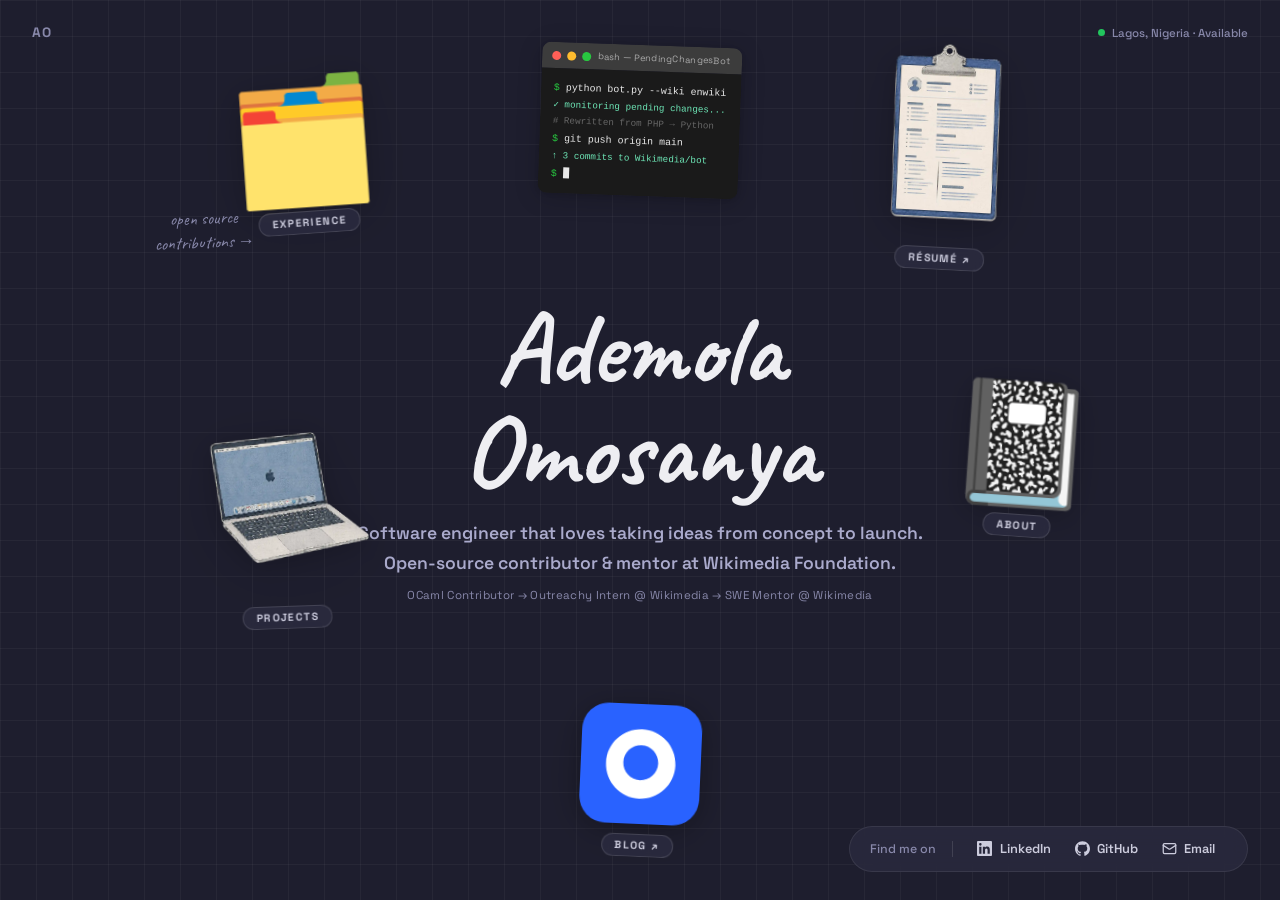
<file: index.html>
<!DOCTYPE html>
<html lang="en">
<head>
  <meta charset="UTF-8" />
  <meta name="viewport" content="width=device-width, initial-scale=1.0" />
  <title>Ademola Omosanya</title>
  <meta name="description" content="Software Engineer & open-source contributor at Wikimedia Foundation." />
  <link rel="preconnect" href="https://fonts.googleapis.com" />
  <link rel="preconnect" href="https://fonts.gstatic.com" crossorigin />
  <link href="https://fonts.googleapis.com/css2?family=Space+Grotesk:wght@400;500;600;700&family=Caveat:wght@700&display=swap" rel="stylesheet" />
  <style>
    *, *::before, *::after { box-sizing: border-box; margin: 0; padding: 0; }

    :root {
      --bg:     #1E1E2E;
      --card:   #2A2A3E;
      --text:   #EEEEF2;
      --muted:  #8888AA;
      --accent: #FF5500;
      --sans:   'Space Grotesk', -apple-system, sans-serif;
      --hand:   'Caveat', cursive;
    }

    html, body {
      width: 100%;
      height: 100%;
      overflow: hidden;
      font-family: var(--sans);
      -webkit-font-smoothing: antialiased;
    }

    a { text-decoration: none; color: inherit; }

    /* ── SCENE ───────────────────────────────────── */
    .scene {
      position: relative;
      width: 100vw;
      height: 100svh;
      background-color: var(--bg);
      background-image:
        linear-gradient(rgba(255,255,255,0.04) 1px, transparent 1px),
        linear-gradient(90deg, rgba(255,255,255,0.04) 1px, transparent 1px);
      background-size: 36px 36px;
      overflow: hidden;
    }

    /* ── CORNER CHROME ──────────────────────────── */
    .corner-logo {
      position: absolute;
      top: 1.5rem;
      left: 2rem;
      font-family: var(--sans);
      font-size: 0.85rem;
      font-weight: 700;
      letter-spacing: 0.1em;
      color: var(--muted);
      z-index: 10;
    }

    .corner-status {
      position: absolute;
      top: 1.6rem;
      right: 2rem;
      display: flex;
      align-items: center;
      gap: 0.45rem;
      font-size: 0.72rem;
      font-weight: 500;
      color: var(--muted);
      z-index: 10;
    }

    .dot {
      width: 7px;
      height: 7px;
      border-radius: 50%;
      background: #22c55e;
      animation: blink 2.2s ease-in-out infinite;
    }

    @keyframes blink {
      0%, 100% { opacity: 1; }
      50%       { opacity: 0.25; }
    }

    /* ── CENTER NAME BLOCK ──────────────────────── */
    .center {
      position: absolute;
      top: 50%;
      left: 50%;
      transform: translate(-50%, -50%);
      text-align: center;
      z-index: 2;
      pointer-events: none;
      width: min(760px, 90vw);
    }

    .big-name {
      font-family: var(--hand);
      font-size: clamp(3.8rem, 8vw, 7.5rem);
      font-weight: 700;
      color: var(--text);
      line-height: 1.0;
      margin-bottom: 1rem;
    }

    .tagline {
      font-size: clamp(0.95rem, 1.5vw, 1.1rem);
      font-weight: 600;
      color: #AAAACC;
      line-height: 1.7;
      margin-bottom: 0.6rem;
    }

    .career-path {
      font-size: 0.72rem;
      color: var(--muted);
      letter-spacing: 0.03em;
    }

    /* ── FLOATING ITEMS ─────────────────────────── */
    .item {
      position: absolute;
      display: flex;
      flex-direction: column;
      align-items: center;
      gap: 0.6rem;
      z-index: 5;
      transition: transform 0.35s cubic-bezier(0.34, 1.56, 0.64, 1),
                  filter 0.35s ease;
    }

    .item:hover { filter: drop-shadow(0 8px 20px rgba(0,0,0,0.14)); }

    .nav-icon {
      font-size: 7.5rem;
      line-height: 1;
      filter: drop-shadow(0 4px 12px rgba(0,0,0,0.15)) drop-shadow(0 10px 28px rgba(0,0,0,0.1));
    }

    .nav-icon-svg {
      width: 120px;
      height: 120px;
      filter: drop-shadow(0 4px 12px rgba(0,0,0,0.2)) drop-shadow(0 10px 28px rgba(0,0,0,0.12));
      border-radius: 24px;
    }

    .label {
      font-size: 0.66rem;
      font-weight: 700;
      letter-spacing: 0.13em;
      text-transform: uppercase;
      color: #CCCCDD;
      background: rgba(42,42,62,0.9);
      border: 1px solid rgba(255,255,255,0.12);
      padding: 0.26rem 0.8rem;
      border-radius: 20px;
      backdrop-filter: blur(6px);
    }

    /* Positions + rotations (rotation on the whole item so label stays with card) */
    .item-experience {
      top: 9%;
      left: 18%;
      transform: rotate(-4deg);
    }
    .item-experience:hover {
      transform: rotate(-1.5deg) scale(1.07) translateY(-6px);
    }

    .item-resume {
      top: 3%;
      right: 18%;
      transform: rotate(3deg);
    }
    .item-resume:hover {
      transform: rotate(1deg) scale(1.07) translateY(-6px);
    }

    .item-projects {
      top: 44%;
      left: calc(5% + 120px);
      transform: rotate(-2deg);
    }
    .item-projects:hover {
      transform: rotate(0deg) scale(1.07) translateY(-6px);
    }

    .item-about {
      top: calc(41% + 15px);
      right: calc(5% + 120px);
      transform: rotate(4deg);
    }
    .item-about:hover {
      transform: rotate(1.5deg) scale(1.07) translateY(-6px);
    }

    .item-blog {
      bottom: calc(7% - 20px);
      left: 50%;
      transform: translateX(-50%) rotate(2.5deg);
    }
    .item-blog:hover {
      transform: translateX(-50%) rotate(0.5deg) scale(1.07) translateY(-6px);
    }

    /* ── HANDWRITTEN ANNOTATION ─────────────────── */
    .annotation {
      position: absolute;
      font-family: var(--hand);
      font-size: 1.1rem;
      color: var(--muted);
      pointer-events: none;
      line-height: 1.35;
      text-align: center;
    }

    .ann-experience {
      top: 23%;
      left: 12%;
      transform: rotate(-2deg);
      max-width: 130px;
    }

    /* ── STICKY NOTE ────────────────────────────── */
    /* ── DECORATIVE DESK OBJECTS ─────────────────── */

    /* shared deco base */
    .deco {
      position: absolute;
      z-index: 4;
    }

    /* — TERMINAL ——————————————————————————————— */
    .deco-terminal {
      top: 5%;
      left: calc(50% - 100px);
      width: 200px;
      transform: rotate(2deg);
      border-radius: 9px;
      overflow: hidden;
      box-shadow: 0 4px 24px rgba(0,0,0,0.18), 0 1px 4px rgba(0,0,0,0.1);
    }

    .term-bar {
      background: #3C3C3C;
      padding: 0.45rem 0.65rem;
      display: flex;
      align-items: center;
      gap: 0.35rem;
    }
    .term-dot {
      width: 9px; height: 9px;
      border-radius: 50%;
    }
    .term-dot.r { background: #FF5F57; }
    .term-dot.y { background: #FEBC2E; }
    .term-dot.g { background: #28C840; }
    .term-title {
      font-size: 0.58rem;
      color: #aaa;
      margin-left: auto;
      margin-right: auto;
      letter-spacing: 0.03em;
    }

    .term-body {
      background: #1A1A1A;
      padding: 0.65rem 0.8rem;
      font-family: 'SF Mono', 'Fira Code', 'Courier New', monospace;
      font-size: 0.62rem;
      color: #ccc;
      line-height: 1.8;
    }
    .term-ps  { color: #28C840; }
    .term-cmd { color: #E8E8E8; }
    .term-out { color: #6EE7B7; font-size: 0.58rem; }
    .term-dim { color: #666; font-size: 0.58rem; }
    .term-cur {
      display: inline-block;
      width: 6px; height: 11px;
      background: #E8E8E8;
      vertical-align: middle;
      animation: blink-cur 1s step-end infinite;
    }
    @keyframes blink-cur { 0%,100%{opacity:1} 50%{opacity:0} }

    /* — BROWSER SKETCH ———————————————————————— */
    .deco-browser {
      top: 5%;
      left: 37%;
      width: 180px;
      transform: rotate(-1.5deg);
      border-radius: 9px;
      overflow: hidden;
      border: 1px solid rgba(0,0,0,0.1);
      box-shadow: 0 3px 14px rgba(0,0,0,0.1), 0 1px 3px rgba(0,0,0,0.06);
    }

    .browser-chrome {
      background: #ECEAE1;
      padding: 0.4rem 0.55rem;
      display: flex;
      align-items: center;
      gap: 0.45rem;
    }
    .browser-dots { display: flex; gap: 4px; }
    .browser-dots span {
      display: block; width: 7px; height: 7px;
      border-radius: 50%; background: rgba(0,0,0,0.18);
    }
    .browser-addr {
      flex: 1;
      background: rgba(255,255,255,0.7);
      border-radius: 3px;
      padding: 0.15rem 0.4rem;
      font-size: 0.52rem;
      color: #888;
      white-space: nowrap;
      overflow: hidden;
      text-overflow: ellipsis;
    }
    .browser-body {
      background: var(--card);
      padding: 0.65rem 0.7rem;
    }
    .browser-hero {
      height: 28px;
      background: linear-gradient(135deg, #E8F4FD 0%, #D4E8F7 100%);
      border-radius: 4px;
      margin-bottom: 0.45rem;
      display: flex;
      align-items: center;
      padding: 0 0.5rem;
    }
    .browser-wiki-w {
      font-size: 0.7rem;
      font-weight: 700;
      color: #3366CC;
      font-family: 'Linux Libertine', Georgia, serif;
    }
    .browser-lines { display: flex; flex-direction: column; gap: 5px; }
    .browser-line {
      height: 4px; border-radius: 2px;
      background: rgba(0,0,0,0.08);
    }
    .w75 { width: 75%; }
    .w90 { width: 90%; }
    .w55 { width: 55%; }
    .w80 { width: 80%; }

    /* — PENDINGCHANGESBOT FILE CARD —————————————— */
    .deco-bot {
      top: 5%;
      left: 51%;
      width: 168px;
      transform: rotate(2deg);
      border-radius: 9px;
      overflow: hidden;
      border: 1px solid rgba(0,0,0,0.12);
      box-shadow: 0 3px 14px rgba(0,0,0,0.12), 0 1px 3px rgba(0,0,0,0.07);
    }

    .bot-tab {
      background: #282C34;
      padding: 0.4rem 0.6rem;
      display: flex;
      align-items: center;
      gap: 0.35rem;
    }
    .bot-tab-dots { display: flex; gap: 4px; }
    .bot-tab-dots span {
      display: block; width: 7px; height: 7px;
      border-radius: 50%; background: rgba(255,255,255,0.15);
    }
    .bot-filename {
      font-size: 0.52rem;
      color: #ABB2BF;
      font-family: 'SF Mono', 'Fira Code', monospace;
      white-space: nowrap;
    }
    .bot-py-badge {
      margin-left: auto;
      font-size: 0.48rem;
      font-weight: 700;
      color: #FFD43B;
      letter-spacing: 0.04em;
    }

    .bot-body {
      background: #1E2127;
      padding: 0.55rem 0.65rem;
      font-family: 'SF Mono', 'Fira Code', 'Courier New', monospace;
      font-size: 0.6rem;
      line-height: 1.75;
    }
    .py-kw   { color: #C678DD; }
    .py-fn   { color: #61AFEF; }
    .py-str  { color: #98C379; }
    .py-cm   { color: #5C6370; font-style: italic; }
    .py-num  { color: #D19A66; }
    .py-def  { color: #E5C07B; }

    /* — ARCHITECTURE CARD ————————————————————— */
    /* hide decorations on small screens */
    @media (max-width: 900px) {
      .deco-terminal, .deco-browser { display: none; }
    }

    /* ── SOCIAL LINKS ───────────────────────────── */
    .socials {
      position: absolute;
      bottom: 1.75rem;
      right: 2rem;
      display: flex;
      flex-direction: row;
      align-items: center;
      gap: 0;
      z-index: 10;
      background: rgba(42,42,62,0.85);
      backdrop-filter: blur(12px);
      border: 1px solid rgba(255,255,255,0.08);
      border-radius: 50px;
      padding: 0.55rem 1.25rem;
    }

    .socials-label {
      font-size: 0.78rem;
      font-weight: 500;
      color: var(--muted);
      padding-right: 1rem;
      margin-right: 0.75rem;
      border-right: 1px solid rgba(255,255,255,0.12);
      white-space: nowrap;
    }

    .socials a {
      display: flex;
      align-items: center;
      gap: 0.45rem;
      font-size: 0.8rem;
      font-weight: 600;
      color: #CCCCDD;
      padding: 0.3rem 0.75rem;
      border-radius: 30px;
      transition: background 0.2s, color 0.2s;
    }
    .socials a:hover { background: rgba(255,255,255,0.08); color: #fff; }

    .socials a svg { flex-shrink: 0; }

    /* ── RESPONSIVE ─────────────────────────────── */
    @media (max-width: 900px) {
      .item-card { font-size: 2.8rem; padding: 1rem 1.3rem; }
      .item-experience { left: 8%; }
      .item-resume { right: 8%; }
      .ann-experience { display: none; }
    }

    .card-img {
      display: block;
      width: 200px;
      height: 200px;
      object-fit: contain;
      filter: drop-shadow(0 4px 12px rgba(0,0,0,0.15)) drop-shadow(0 12px 32px rgba(0,0,0,0.1));
    }

    .resume-img {
      width: 210px;
      height: 210px;
    }

    @media (max-width: 680px) {
      html, body { overflow: auto; height: auto; }

      .scene {
        height: auto;
        min-height: 100svh;
        overflow: visible;
        display: flex;
        flex-direction: column;
      }

      /* Hide desktop-only decorations */
      .deco-terminal, .annotation { display: none; }

      /* Corner chrome: tighten spacing */
      .corner-logo { top: 1rem; left: 1rem; font-size: 0.78rem; }
      .corner-status { top: 1rem; right: 1rem; font-size: 0.65rem; }

      /* Hero block: switch from absolute to flow */
      .center {
        position: static;
        transform: none;
        width: 100%;
        padding: 4rem 1.5rem 2rem;
        text-align: center;
        pointer-events: auto;
      }

      .big-name { font-size: clamp(2.6rem, 11vw, 3.6rem); }
      .tagline { font-size: 0.88rem; }
      .career-path { font-size: 0.68rem; margin-top: 0.35rem; }

      /* Nav grid: 2-column card tiles */
      .nav-grid {
        display: grid;
        grid-template-columns: 1fr 1fr;
        gap: 0.85rem;
        padding: 0 1.25rem 6.5rem;
      }

      /* Items: static card tiles */
      .item {
        position: static;
        transform: none;
        background: rgba(42,42,62,0.65);
        border: 1px solid rgba(255,255,255,0.1);
        border-radius: 14px;
        padding: 1.25rem 0.75rem;
        gap: 0.6rem;
        justify-content: center;
      }

      /* Reset all individual position/transform values */
      .item-experience, .item-resume, .item-projects, .item-about, .item-blog {
        transform: none;
      }

      /* Simple hover lift instead of desktop rotations */
      .item:hover,
      .item-experience:hover, .item-resume:hover,
      .item-projects:hover, .item-about:hover, .item-blog:hover {
        transform: translateY(-3px);
        filter: drop-shadow(0 6px 16px rgba(0,0,0,0.25));
      }

      .nav-icon { font-size: 2.8rem; }
      .nav-icon-svg { width: 54px; height: 54px; border-radius: 12px; }
      .card-img { width: 70px; height: 70px; }
      .label { font-size: 0.68rem; padding: 0.22rem 0.7rem; }

      /* Blog spans full width, horizontal layout */
      .item-blog { grid-column: 1 / -1; flex-direction: row; justify-content: center; gap: 1rem; }

      /* Social bar: fixed centered at bottom */
      .socials {
        position: fixed;
        bottom: 1rem;
        left: 50%;
        right: auto;
        transform: translateX(-50%);
        width: max-content;
        padding: 0.45rem 1rem;
      }
      .socials-label { display: none; }
      .socials a { padding: 0.3rem 0.65rem; font-size: 0.75rem; }
    }
  </style>
</head>
<body>

  <div class="scene">

    <!-- Corner chrome -->
    <span class="corner-logo">AO</span>
    <div class="corner-status">
      <span class="dot"></span>
      Lagos, Nigeria · Available
    </div>

    <!-- Central name (static on mobile, absolute on desktop) -->
    <div class="center">
      <h1 class="big-name">Ademola <br/> Omosanya</h1>
      <p class="tagline">
        Software engineer that loves taking ideas from concept to launch. <br />
       Open-source contributor &amp; mentor at Wikimedia Foundation.
      </p>
      <p class="career-path">
        OCaml Contributor → Outreachy Intern @ Wikimedia → SWE Mentor @ Wikimedia
      </p>
    </div>

    <!-- Floating items — absolutely positioned on desktop, grid on mobile -->
    <div class="nav-grid">
      <a href="experience.html" class="item item-experience">
        <span class="nav-icon">🗂️</span>
        <span class="label">Experience</span>
      </a>

      <a href="resume.pdf" target="_blank" rel="noopener noreferrer" class="item item-resume">
        <img src="resume.webp" alt="Résumé" class="card-img resume-img" />
        <span class="label">Résumé ↗</span>
      </a>

      <a href="projects.html" class="item item-projects">
        <img src="projects.webp" alt="Projects" class="card-img" />
        <span class="label">Projects</span>
      </a>

      <a href="about.html" class="item item-about">
        <span class="nav-icon">📓</span>
        <span class="label">About</span>
      </a>

      <a href="https://ademolaomo.hashnode.dev/" target="_blank" rel="noopener noreferrer" class="item item-blog">
        <svg class="nav-icon-svg" viewBox="0 0 337 337" fill="none" xmlns="http://www.w3.org/2000/svg">
          <rect width="337" height="337" rx="75" fill="#2962FF"/>
          <path d="M168.5 71C114.5 71 71 114.5 71 168.5C71 222.5 114.5 266 168.5 266C222.5 266 266 222.5 266 168.5C266 114.5 222.5 71 168.5 71ZM168.5 214C141.5 214 119.5 192 119.5 165C119.5 138 141.5 116 168.5 116C195.5 116 217.5 138 217.5 165C217.5 192 195.5 214 168.5 214Z" fill="white"/>
        </svg>
        <span class="label">Blog ↗</span>
      </a>
    </div>

    <!-- Handwritten annotation (desktop only) -->
    <p class="annotation ann-experience">open source<br />contributions →</p>

    <!-- ① Terminal snippet -->
    <div class="deco deco-terminal">
      <div class="term-bar">
        <span class="term-dot r"></span>
        <span class="term-dot y"></span>
        <span class="term-dot g"></span>
        <span class="term-title">bash — PendingChangesBot</span>
      </div>
      <div class="term-body">
        <div><span class="term-ps">$</span> <span class="term-cmd">python bot.py --wiki enwiki</span></div>
        <div class="term-out">✓ monitoring pending changes...</div>
        <div class="term-dim"># Rewritten from PHP → Python</div>
        <div><span class="term-ps">$</span> <span class="term-cmd">git push origin main</span></div>
        <div class="term-out">↑ 3 commits to Wikimedia/bot</div>
        <div><span class="term-ps">$</span> <span class="term-cur"></span></div>
      </div>
    </div>





    <!-- Social links -->
    <div class="socials">
      <span class="socials-label">Find me on</span>
      <a href="https://www.linkedin.com/in/ademola-omosanya/" target="_blank" rel="noopener noreferrer">
        <svg width="15" height="15" viewBox="0 0 24 24" fill="currentColor" xmlns="http://www.w3.org/2000/svg">
          <path d="M20.447 20.452h-3.554v-5.569c0-1.328-.027-3.037-1.852-3.037-1.853 0-2.136 1.445-2.136 2.939v5.667H9.351V9h3.414v1.561h.046c.477-.9 1.637-1.85 3.37-1.85 3.601 0 4.267 2.37 4.267 5.455v6.286zM5.337 7.433a2.062 2.062 0 0 1-2.063-2.065 2.064 2.064 0 1 1 2.063 2.065zm1.782 13.019H3.555V9h3.564v11.452zM22.225 0H1.771C.792 0 0 .774 0 1.729v20.542C0 23.227.792 24 1.771 24h20.451C23.2 24 24 23.227 24 22.271V1.729C24 .774 23.2 0 22.222 0h.003z"/>
        </svg>
        LinkedIn
      </a>
      <a href="https://github.com/ademolaomosanya" target="_blank" rel="noopener noreferrer">
        <svg width="15" height="15" viewBox="0 0 24 24" fill="currentColor" xmlns="http://www.w3.org/2000/svg">
          <path d="M12 .297c-6.63 0-12 5.373-12 12 0 5.303 3.438 9.8 8.205 11.385.6.113.82-.258.82-.577 0-.285-.01-1.04-.015-2.04-3.338.724-4.042-1.61-4.042-1.61C4.422 18.07 3.633 17.7 3.633 17.7c-1.087-.744.084-.729.084-.729 1.205.084 1.838 1.236 1.838 1.236 1.07 1.835 2.809 1.305 3.495.998.108-.776.417-1.305.76-1.605-2.665-.3-5.466-1.332-5.466-5.93 0-1.31.465-2.38 1.235-3.22-.135-.303-.54-1.523.105-3.176 0 0 1.005-.322 3.3 1.23.96-.267 1.98-.399 3-.405 1.02.006 2.04.138 3 .405 2.28-1.552 3.285-1.23 3.285-1.23.645 1.653.24 2.873.12 3.176.765.84 1.23 1.91 1.23 3.22 0 4.61-2.805 5.625-5.475 5.92.42.36.81 1.096.81 2.22 0 1.606-.015 2.896-.015 3.286 0 .315.21.69.825.57C20.565 22.092 24 17.592 24 12.297c0-6.627-5.373-12-12-12"/>
        </svg>
        GitHub
      </a>
      <a href="mailto:omosanyaademola@gmail.com">
        <svg width="15" height="15" viewBox="0 0 24 24" fill="none" stroke="currentColor" stroke-width="2" stroke-linecap="round" stroke-linejoin="round" xmlns="http://www.w3.org/2000/svg">
          <rect x="2" y="4" width="20" height="16" rx="2"/>
          <path d="m22 7-8.97 5.7a1.94 1.94 0 0 1-2.06 0L2 7"/>
        </svg>
        Email
      </a>
    </div>

  </div>

</body>
</html>
</file>
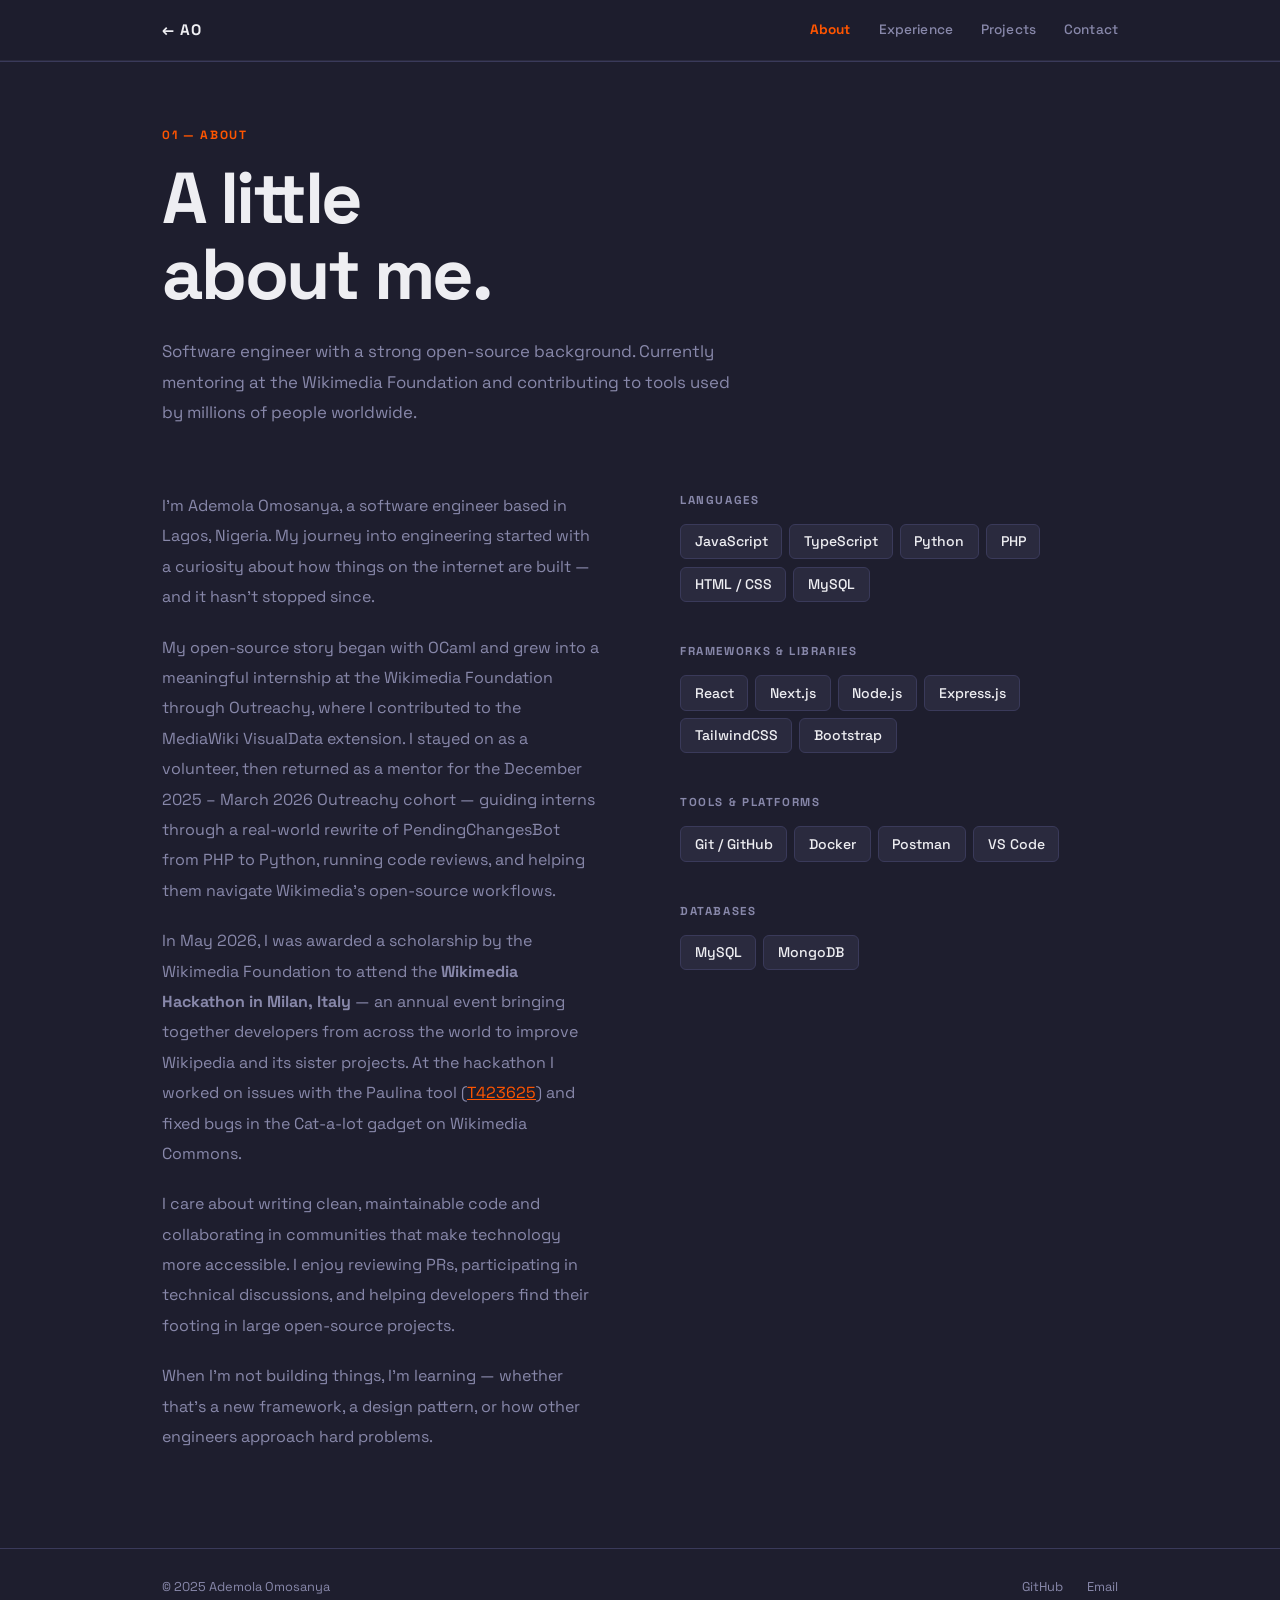
<file: about.html>
<!DOCTYPE html>
<html lang="en">
<head>
  <meta charset="UTF-8" />
  <meta name="viewport" content="width=device-width, initial-scale=1.0" />
  <title>About — Ademola Omosanya</title>
  <meta name="description" content="About Ademola Omosanya — Software Engineer & open-source contributor." />
  <link rel="preconnect" href="https://fonts.googleapis.com" />
  <link rel="preconnect" href="https://fonts.gstatic.com" crossorigin />
  <link href="https://fonts.googleapis.com/css2?family=Space+Grotesk:wght@300;400;500;600;700&display=swap" rel="stylesheet" />
  <link rel="stylesheet" href="styles.css" />
</head>
<body>

  <!-- Shared header -->
  <header class="site-header">
    <div class="container">
      <a href="index.html" class="header-logo">← AO</a>
      <nav class="site-nav">
        <a href="about.html" class="active">About</a>
        <a href="experience.html">Experience</a>
        <a href="projects.html">Projects</a>
        <a href="contact.html">Contact</a>
      </nav>
      <button class="nav-toggle" aria-label="Open menu" aria-expanded="false">
        <span></span><span></span><span></span>
      </button>
    </div>
    <div class="nav-drawer">
      <ul>
        <li><a href="about.html" class="active">About</a></li>
        <li><a href="experience.html">Experience</a></li>
        <li><a href="projects.html">Projects</a></li>
        <li><a href="contact.html">Contact</a></li>
      </ul>
    </div>
  </header>

  <main class="page-main">
    <div class="container">

      <p class="page-eyebrow">01 — About</p>
      <h1 class="page-title">A little<br />about me.</h1>
      <p class="page-lead">
        Software engineer with a strong open-source background.
        Currently mentoring at the Wikimedia Foundation and contributing
        to tools used by millions of people worldwide.
      </p>

      <div class="about-body">
        <div class="about-text reveal">
          <p>
            I'm Ademola Omosanya, a software engineer based in Lagos, Nigeria.
            My journey into engineering started with a curiosity about how things on
            the internet are built — and it hasn't stopped since.
          </p>
          <p>
            My open-source story began with OCaml and grew into a meaningful internship
            at the Wikimedia Foundation through Outreachy, where I contributed to
            the MediaWiki VisualData extension. I stayed on as a volunteer, then
            returned as a mentor for the December 2025 – March 2026 Outreachy cohort —
            guiding interns through a real-world rewrite of PendingChangesBot from PHP to Python,
            running code reviews, and helping them navigate Wikimedia's open-source workflows.
          </p>
          <p>
            In May 2026, I was awarded a scholarship by the Wikimedia Foundation to attend the
            <strong>Wikimedia Hackathon in Milan, Italy</strong> — an annual event bringing together
            developers from across the world to improve Wikipedia and its sister projects.
            At the hackathon I worked on issues with the Paulina tool
            (<a href="https://phabricator.wikimedia.org/T423625" target="_blank" rel="noopener noreferrer" style="color:var(--accent);text-decoration:underline;">T423625</a>)
            and fixed bugs in the Cat-a-lot gadget on Wikimedia Commons.
          </p>
          <p>
            I care about writing clean, maintainable code and collaborating in communities
            that make technology more accessible. I enjoy reviewing PRs, participating
            in technical discussions, and helping developers find their footing in
            large open-source projects.
          </p>
          <p>
            When I'm not building things, I'm learning — whether that's a new framework,
            a design pattern, or how other engineers approach hard problems.
          </p>
        </div>

        <div class="about-skills-section reveal">
          <div class="skill-group">
            <span class="skill-group-label">Languages</span>
            <div class="skill-list">
              <span>JavaScript</span>
              <span>TypeScript</span>
              <span>Python</span>
              <span>PHP</span>
              <span>HTML / CSS</span>
              <span>MySQL</span>
            </div>
          </div>

          <div class="skill-group">
            <span class="skill-group-label">Frameworks & Libraries</span>
            <div class="skill-list">
              <span>React</span>
              <span>Next.js</span>
              <span>Node.js</span>
              <span>Express.js</span>
              <span>TailwindCSS</span>
              <span>Bootstrap</span>
            </div>
          </div>

          <div class="skill-group">
            <span class="skill-group-label">Tools & Platforms</span>
            <div class="skill-list">
              <span>Git / GitHub</span>
              <span>Docker</span>
              <span>Postman</span>
              <span>VS Code</span>
            </div>
          </div>

          <div class="skill-group">
            <span class="skill-group-label">Databases</span>
            <div class="skill-list">
              <span>MySQL</span>
              <span>MongoDB</span>
            </div>
          </div>
        </div>
      </div>

    </div>
  </main>

  <footer class="site-footer">
    <div class="container">
      <p>© 2025 Ademola Omosanya</p>
      <div class="footer-links">
        <a href="https://github.com/ademolaomosanya" target="_blank" rel="noopener noreferrer">GitHub</a>
        <a href="mailto:omosanyaademola@gmail.com">Email</a>
      </div>
    </div>
  </footer>

  <script src="script.js"></script>
</body>
</html>
</file>
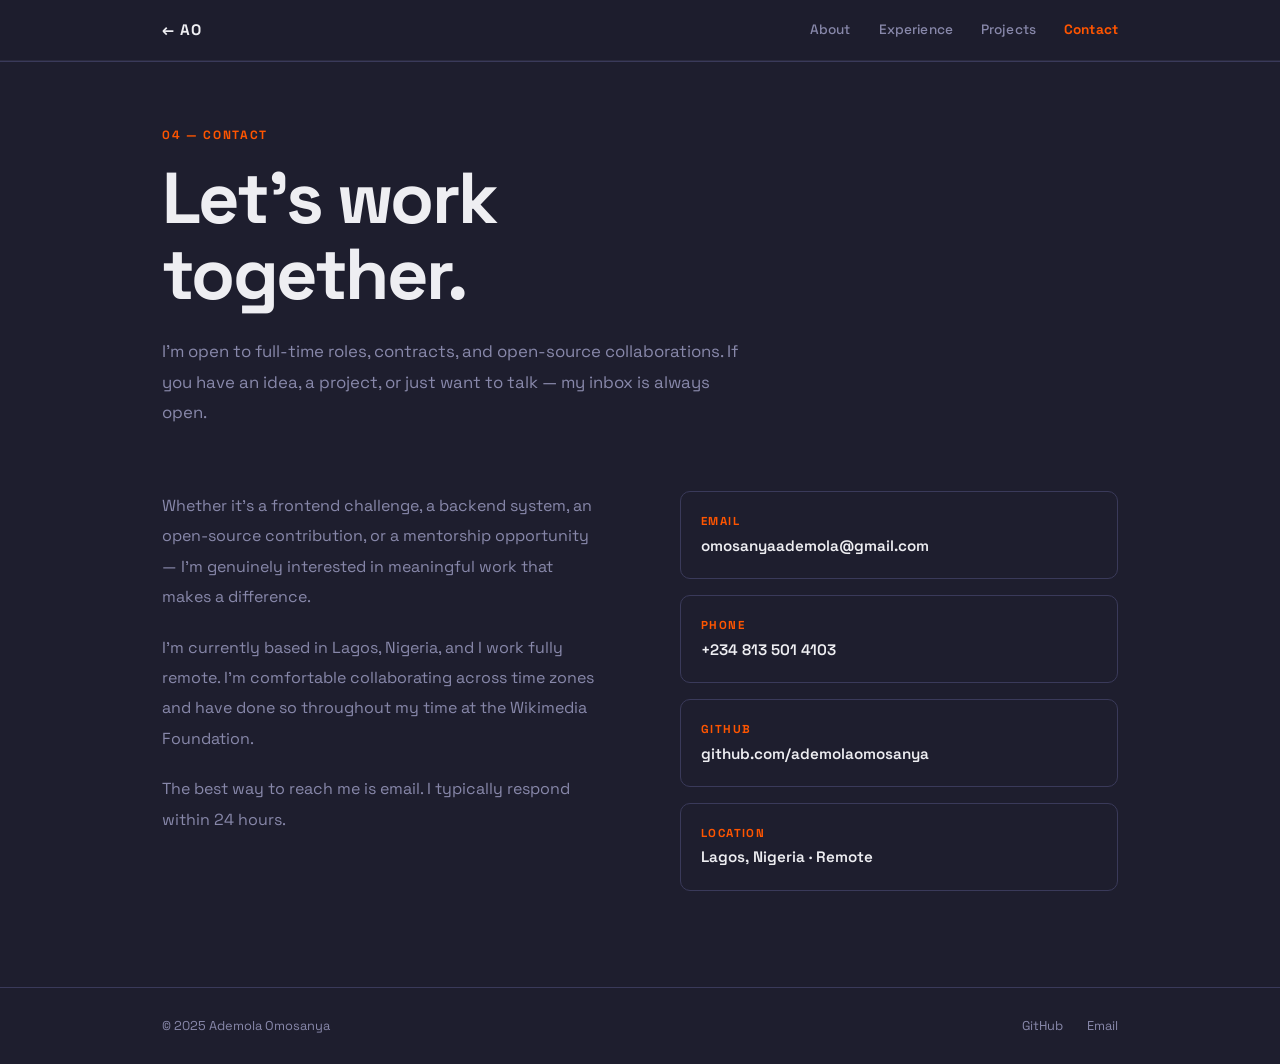
<file: contact.html>
<!DOCTYPE html>
<html lang="en">
<head>
  <meta charset="UTF-8" />
  <meta name="viewport" content="width=device-width, initial-scale=1.0" />
  <title>Contact — Ademola Omosanya</title>
  <meta name="description" content="Get in touch with Ademola Omosanya — Software Engineer." />
  <link rel="preconnect" href="https://fonts.googleapis.com" />
  <link rel="preconnect" href="https://fonts.gstatic.com" crossorigin />
  <link href="https://fonts.googleapis.com/css2?family=Space+Grotesk:wght@300;400;500;600;700&display=swap" rel="stylesheet" />
  <link rel="stylesheet" href="styles.css" />
</head>
<body>

  <header class="site-header">
    <div class="container">
      <a href="index.html" class="header-logo">← AO</a>
      <nav class="site-nav">
        <a href="about.html">About</a>
        <a href="experience.html">Experience</a>
        <a href="projects.html">Projects</a>
        <a href="contact.html" class="active">Contact</a>
      </nav>
      <button class="nav-toggle" aria-label="Open menu" aria-expanded="false">
        <span></span><span></span><span></span>
      </button>
    </div>
    <div class="nav-drawer">
      <ul>
        <li><a href="about.html">About</a></li>
        <li><a href="experience.html">Experience</a></li>
        <li><a href="projects.html">Projects</a></li>
        <li><a href="contact.html" class="active">Contact</a></li>
      </ul>
    </div>
  </header>

  <main class="page-main">
    <div class="container">

      <p class="page-eyebrow">04 — Contact</p>
      <h1 class="page-title">Let's work<br />together.</h1>
      <p class="page-lead">
        I'm open to full-time roles, contracts, and open-source collaborations.
        If you have an idea, a project, or just want to talk — my inbox is always open.
      </p>

      <div class="contact-grid">
        <div class="contact-text reveal">
          <p>
            Whether it's a frontend challenge, a backend system, an open-source contribution,
            or a mentorship opportunity — I'm genuinely interested in meaningful work that
            makes a difference.
          </p>
          <p>
            I'm currently based in Lagos, Nigeria, and I work fully remote.
            I'm comfortable collaborating across time zones and have done so throughout my time
            at the Wikimedia Foundation.
          </p>
          <p>
            The best way to reach me is email. I typically respond within 24 hours.
          </p>
        </div>

        <div class="contact-links-list reveal">
          <a href="mailto:omosanyaademola@gmail.com" class="contact-link-item">
            <span class="contact-link-label">Email</span>
            <span class="contact-link-value">omosanyaademola@gmail.com</span>
          </a>

          <a href="tel:+2348135014103" class="contact-link-item">
            <span class="contact-link-label">Phone</span>
            <span class="contact-link-value">+234 813 501 4103</span>
          </a>

          <a href="https://github.com/ademolaomosanya" target="_blank" rel="noopener noreferrer" class="contact-link-item">
            <span class="contact-link-label">GitHub</span>
            <span class="contact-link-value">github.com/ademolaomosanya</span>
          </a>

          <div class="contact-link-item">
            <span class="contact-link-label">Location</span>
            <span class="contact-link-value">Lagos, Nigeria · Remote</span>
          </div>
        </div>
      </div>

    </div>
  </main>

  <footer class="site-footer">
    <div class="container">
      <p>© 2025 Ademola Omosanya</p>
      <div class="footer-links">
        <a href="https://github.com/ademolaomosanya" target="_blank" rel="noopener noreferrer">GitHub</a>
        <a href="mailto:omosanyaademola@gmail.com">Email</a>
      </div>
    </div>
  </footer>

  <script src="script.js"></script>
</body>
</html>
</file>
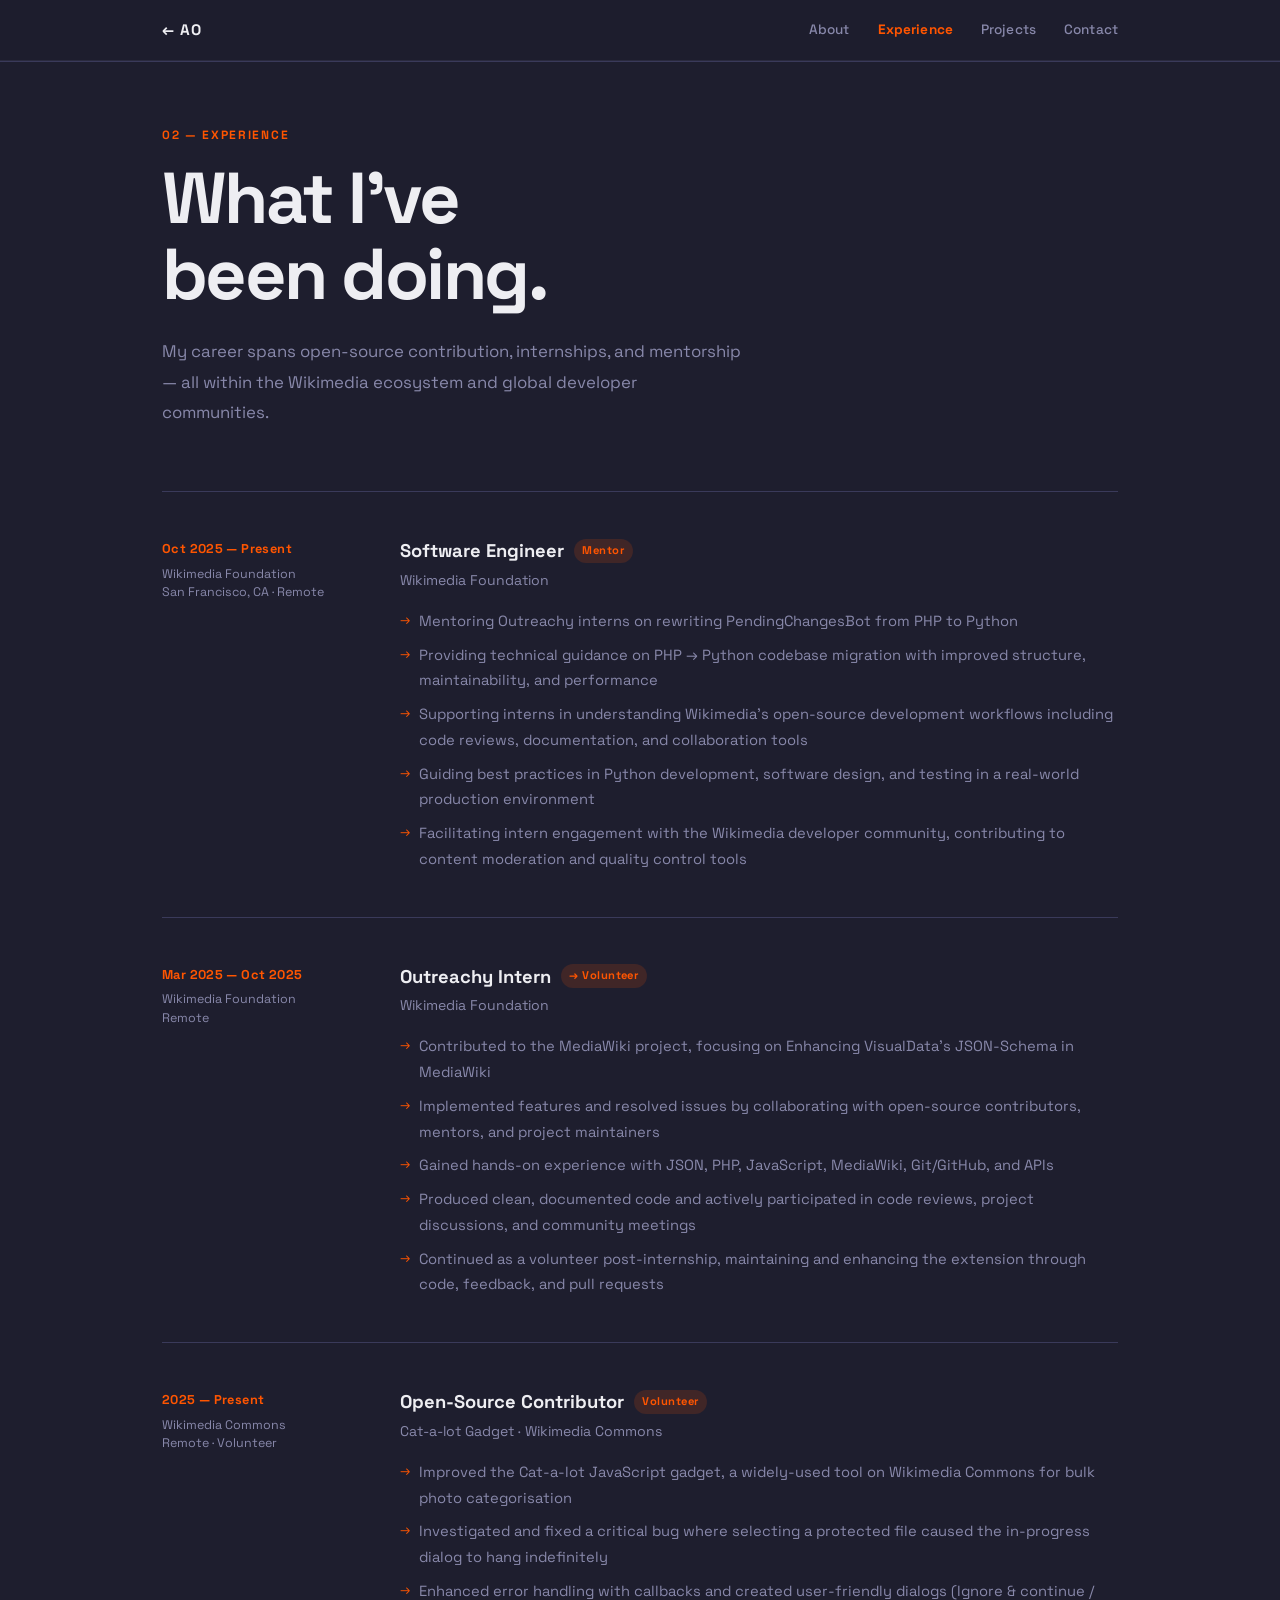
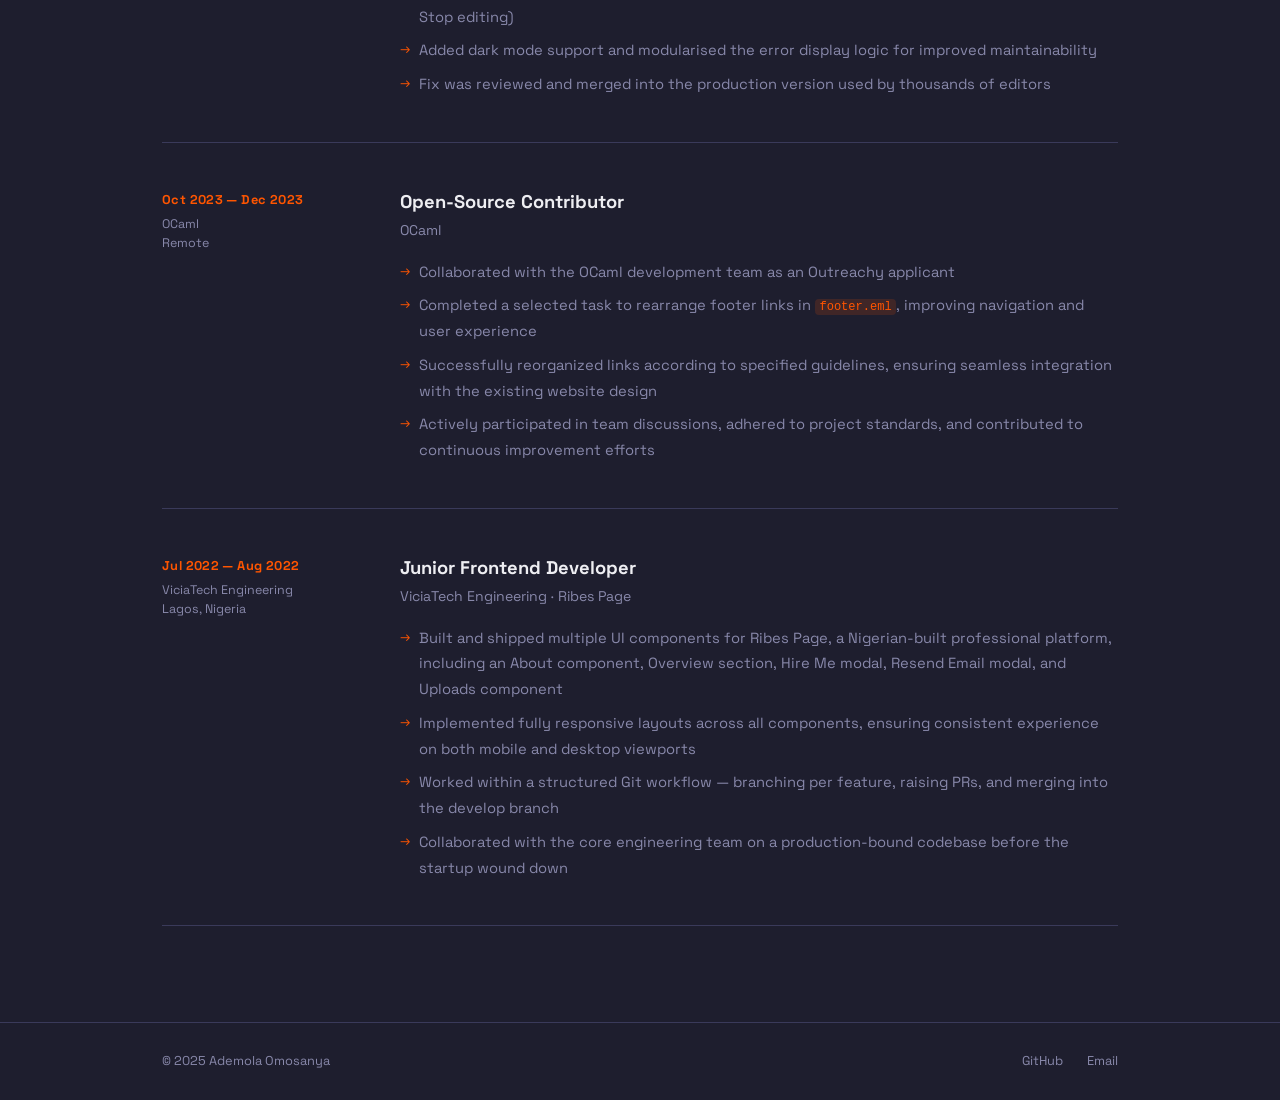
<file: experience.html>
<!DOCTYPE html>
<html lang="en">
<head>
  <meta charset="UTF-8" />
  <meta name="viewport" content="width=device-width, initial-scale=1.0" />
  <title>Experience — Ademola Omosanya</title>
  <meta name="description" content="Work experience of Ademola Omosanya — Wikimedia Foundation, open-source." />
  <link rel="preconnect" href="https://fonts.googleapis.com" />
  <link rel="preconnect" href="https://fonts.gstatic.com" crossorigin />
  <link href="https://fonts.googleapis.com/css2?family=Space+Grotesk:wght@300;400;500;600;700&display=swap" rel="stylesheet" />
  <link rel="stylesheet" href="styles.css" />
</head>
<body>

  <header class="site-header">
    <div class="container">
      <a href="index.html" class="header-logo">← AO</a>
      <nav class="site-nav">
        <a href="about.html">About</a>
        <a href="experience.html" class="active">Experience</a>
        <a href="projects.html">Projects</a>
        <a href="contact.html">Contact</a>
      </nav>
      <button class="nav-toggle" aria-label="Open menu" aria-expanded="false">
        <span></span><span></span><span></span>
      </button>
    </div>
    <div class="nav-drawer">
      <ul>
        <li><a href="about.html">About</a></li>
        <li><a href="experience.html" class="active">Experience</a></li>
        <li><a href="projects.html">Projects</a></li>
        <li><a href="contact.html">Contact</a></li>
      </ul>
    </div>
  </header>

  <main class="page-main">
    <div class="container">

      <p class="page-eyebrow">02 — Experience</p>
      <h1 class="page-title">What I've<br />been doing.</h1>
      <p class="page-lead">
        My career spans open-source contribution, internships, and mentorship —
        all within the Wikimedia ecosystem and global developer communities.
      </p>

      <div class="timeline">

        <div class="exp-item reveal">
          <div class="exp-meta">
            <span class="exp-date">Oct 2025 — Present</span>
            <span class="exp-place">Wikimedia Foundation<br />San Francisco, CA · Remote</span>
          </div>
          <div class="exp-body">
            <h2 class="exp-role">
              Software Engineer
              <span class="exp-badge">Mentor</span>
            </h2>
            <p class="exp-company">Wikimedia Foundation</p>
            <ul class="exp-bullets">
              <li>Mentoring Outreachy interns on rewriting PendingChangesBot from PHP to Python</li>
              <li>Providing technical guidance on PHP → Python codebase migration with improved structure, maintainability, and performance</li>
              <li>Supporting interns in understanding Wikimedia's open-source development workflows including code reviews, documentation, and collaboration tools</li>
              <li>Guiding best practices in Python development, software design, and testing in a real-world production environment</li>
              <li>Facilitating intern engagement with the Wikimedia developer community, contributing to content moderation and quality control tools</li>
            </ul>
          </div>
        </div>

        <div class="exp-item reveal">
          <div class="exp-meta">
            <span class="exp-date">Mar 2025 — Oct 2025</span>
            <span class="exp-place">Wikimedia Foundation<br />Remote</span>
          </div>
          <div class="exp-body">
            <h2 class="exp-role">
              Outreachy Intern
              <span class="exp-badge">→ Volunteer</span>
            </h2>
            <p class="exp-company">Wikimedia Foundation</p>
            <ul class="exp-bullets">
              <li>Contributed to the MediaWiki project, focusing on Enhancing VisualData's JSON-Schema in MediaWiki</li>
              <li>Implemented features and resolved issues by collaborating with open-source contributors, mentors, and project maintainers</li>
              <li>Gained hands-on experience with JSON, PHP, JavaScript, MediaWiki, Git/GitHub, and APIs</li>
              <li>Produced clean, documented code and actively participated in code reviews, project discussions, and community meetings</li>
              <li>Continued as a volunteer post-internship, maintaining and enhancing the extension through code, feedback, and pull requests</li>
            </ul>
          </div>
        </div>

        <div class="exp-item reveal">
          <div class="exp-meta">
            <span class="exp-date">2025 — Present</span>
            <span class="exp-place">Wikimedia Commons<br />Remote · Volunteer</span>
          </div>
          <div class="exp-body">
            <h2 class="exp-role">
              Open-Source Contributor
              <span class="exp-badge">Volunteer</span>
            </h2>
            <p class="exp-company">Cat-a-lot Gadget · Wikimedia Commons</p>
            <ul class="exp-bullets">
              <li>Improved the Cat-a-lot JavaScript gadget, a widely-used tool on Wikimedia Commons for bulk photo categorisation</li>
              <li>Investigated and fixed a critical bug where selecting a protected file caused the in-progress dialog to hang indefinitely</li>
              <li>Enhanced error handling with callbacks and created user-friendly dialogs (Ignore &amp; continue / Stop editing)</li>
              <li>Added dark mode support and modularised the error display logic for improved maintainability</li>
              <li>Fix was reviewed and merged into the production version used by thousands of editors</li>
            </ul>
          </div>
        </div>

        <div class="exp-item reveal">
          <div class="exp-meta">
            <span class="exp-date">Oct 2023 — Dec 2023</span>
            <span class="exp-place">OCaml<br />Remote</span>
          </div>
          <div class="exp-body">
            <h2 class="exp-role">Open-Source Contributor</h2>
            <p class="exp-company">OCaml</p>
            <ul class="exp-bullets">
              <li>Collaborated with the OCaml development team as an Outreachy applicant</li>
              <li>Completed a selected task to rearrange footer links in <code style="font-size:0.82em;background:rgba(255,85,0,0.15);color:#FF5500;padding:0.1em 0.35em;border-radius:4px;">footer.eml</code>, improving navigation and user experience</li>
              <li>Successfully reorganized links according to specified guidelines, ensuring seamless integration with the existing website design</li>
              <li>Actively participated in team discussions, adhered to project standards, and contributed to continuous improvement efforts</li>
            </ul>
          </div>
        </div>

        <div class="exp-item reveal">
          <div class="exp-meta">
            <span class="exp-date">Jul 2022 — Aug 2022</span>
            <span class="exp-place">ViciaTech Engineering<br />Lagos, Nigeria</span>
          </div>
          <div class="exp-body">
            <h2 class="exp-role">Junior Frontend Developer</h2>
            <p class="exp-company">ViciaTech Engineering · Ribes Page</p>
            <ul class="exp-bullets">
              <li>Built and shipped multiple UI components for Ribes Page, a Nigerian-built professional platform, including an About component, Overview section, Hire Me modal, Resend Email modal, and Uploads component</li>
              <li>Implemented fully responsive layouts across all components, ensuring consistent experience on both mobile and desktop viewports</li>
              <li>Worked within a structured Git workflow — branching per feature, raising PRs, and merging into the develop branch</li>
              <li>Collaborated with the core engineering team on a production-bound codebase before the startup wound down</li>
            </ul>
          </div>
        </div>

      </div>

    </div>
  </main>

  <footer class="site-footer">
    <div class="container">
      <p>© 2025 Ademola Omosanya</p>
      <div class="footer-links">
        <a href="https://github.com/ademolaomosanya" target="_blank" rel="noopener noreferrer">GitHub</a>
        <a href="mailto:omosanyaademola@gmail.com">Email</a>
      </div>
    </div>
  </footer>

  <script src="script.js"></script>
</body>
</html>
</file>
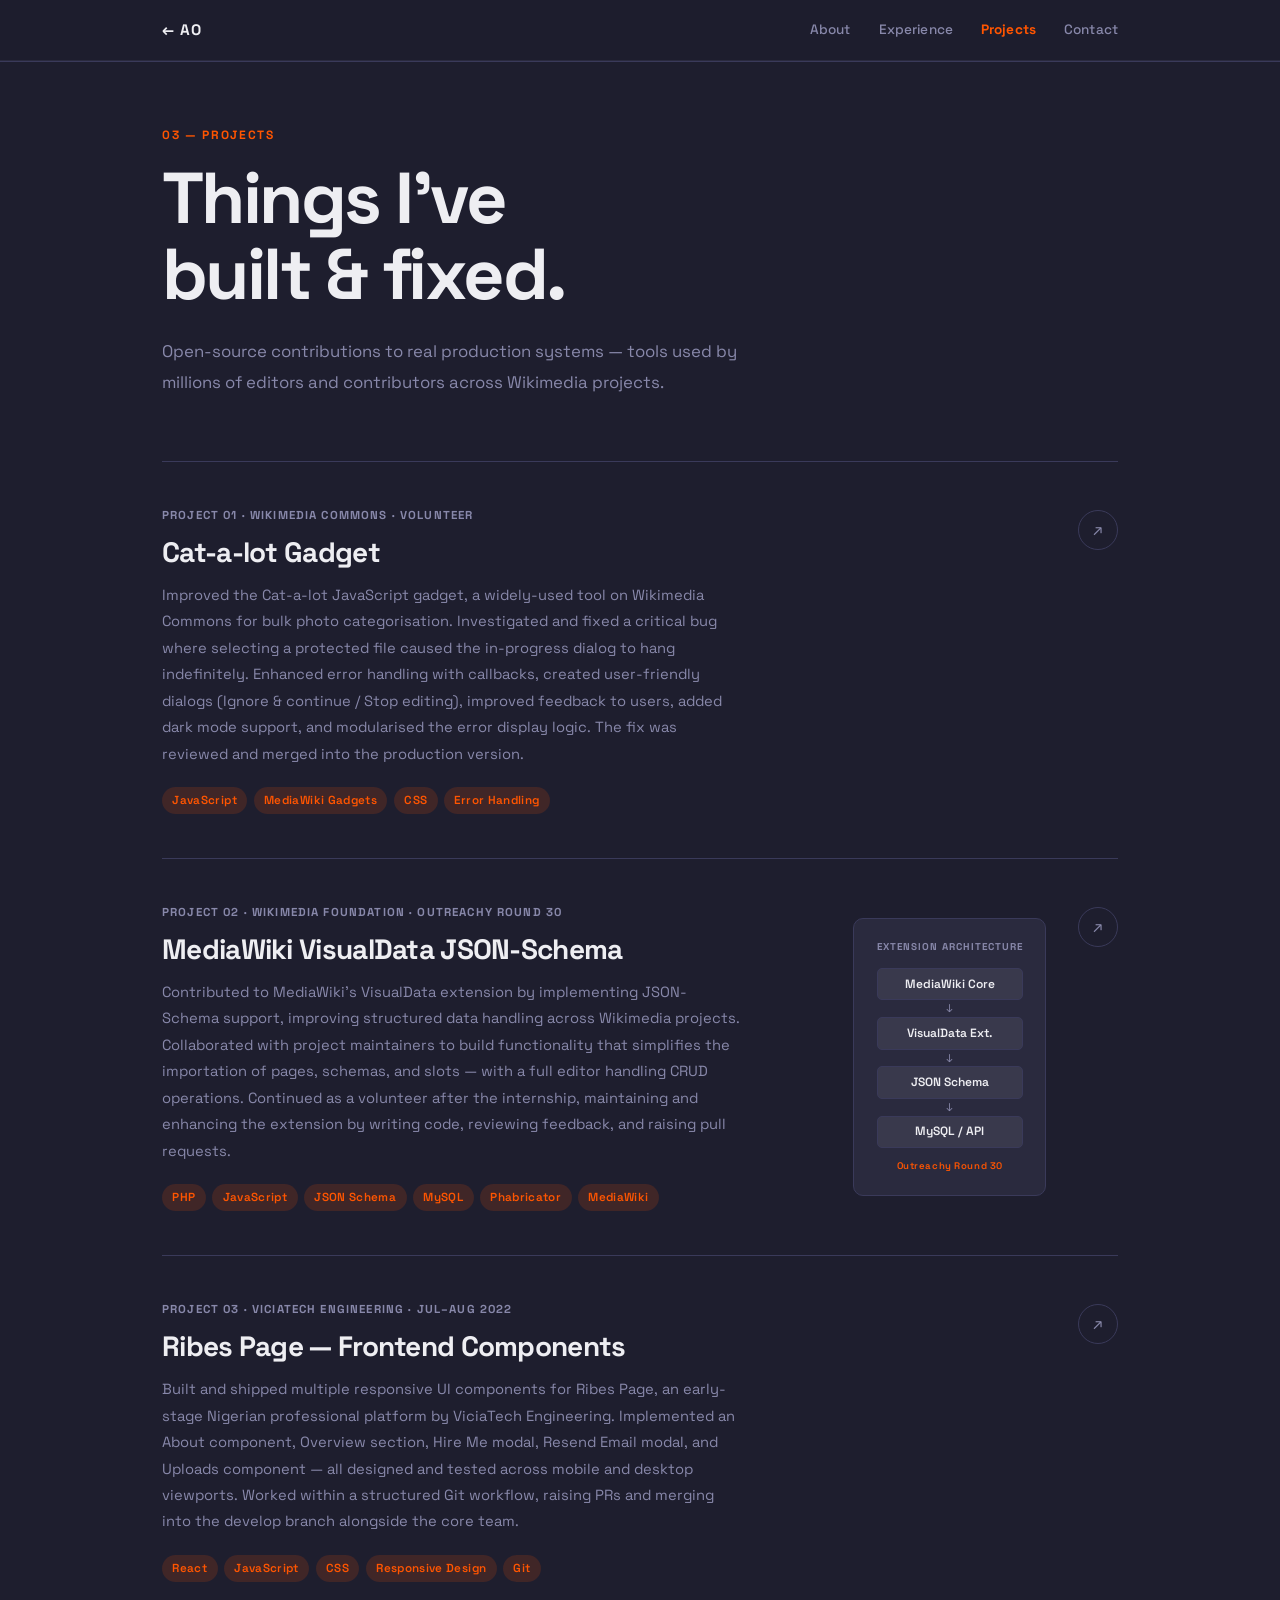
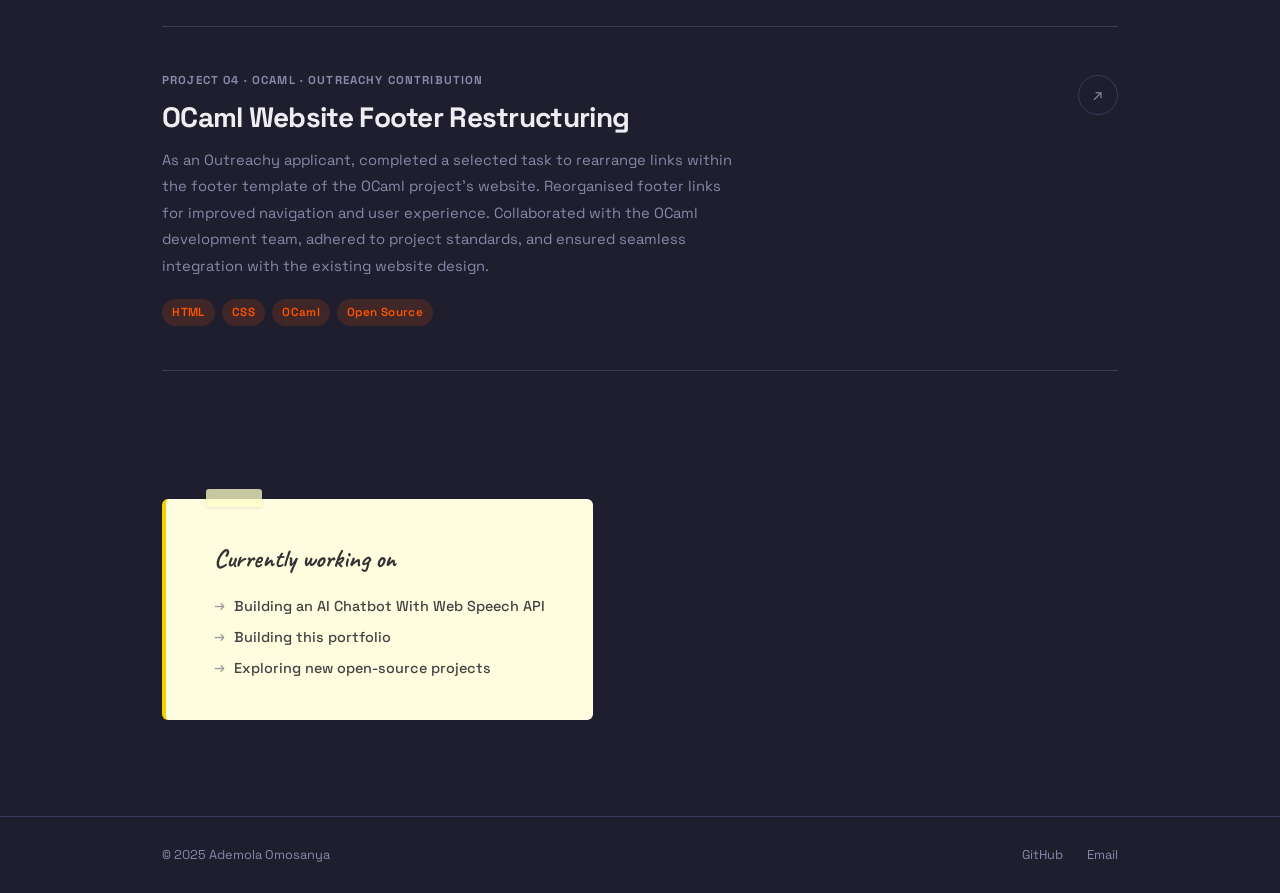
<file: projects.html>
<!DOCTYPE html>
<html lang="en">
<head>
  <meta charset="UTF-8" />
  <meta name="viewport" content="width=device-width, initial-scale=1.0" />
  <title>Projects — Ademola Omosanya</title>
  <meta name="description" content="Open-source projects and contributions by Ademola Omosanya." />
  <link rel="preconnect" href="https://fonts.googleapis.com" />
  <link rel="preconnect" href="https://fonts.gstatic.com" crossorigin />
  <link href="https://fonts.googleapis.com/css2?family=Space+Grotesk:wght@300;400;500;600;700&family=Caveat:wght@700&display=swap" rel="stylesheet" />
  <link rel="stylesheet" href="styles.css" />
</head>
<body>

  <header class="site-header">
    <div class="container">
      <a href="index.html" class="header-logo">← AO</a>
      <nav class="site-nav">
        <a href="about.html">About</a>
        <a href="experience.html">Experience</a>
        <a href="projects.html" class="active">Projects</a>
        <a href="contact.html">Contact</a>
      </nav>
      <button class="nav-toggle" aria-label="Open menu" aria-expanded="false">
        <span></span><span></span><span></span>
      </button>
    </div>
    <div class="nav-drawer">
      <ul>
        <li><a href="about.html">About</a></li>
        <li><a href="experience.html">Experience</a></li>
        <li><a href="projects.html" class="active">Projects</a></li>
        <li><a href="contact.html">Contact</a></li>
      </ul>
    </div>
  </header>

  <main class="page-main">
    <div class="container">

      <p class="page-eyebrow">03 — Projects</p>
      <h1 class="page-title">Things I've<br />built & fixed.</h1>
      <p class="page-lead">
        Open-source contributions to real production systems —
        tools used by millions of editors and contributors across Wikimedia projects.
      </p>

      <div class="projects-list">

        <article class="project-item reveal">
          <div class="project-content">
            <span class="project-num">Project 01 · Wikimedia Commons · Volunteer</span>
            <h2 class="project-name">Cat-a-lot Gadget</h2>
            <p class="project-desc">
              Improved the Cat-a-lot JavaScript gadget, a widely-used tool on Wikimedia Commons
              for bulk photo categorisation. Investigated and fixed a critical bug where selecting
              a protected file caused the in-progress dialog to hang indefinitely. Enhanced error
              handling with callbacks, created user-friendly dialogs (Ignore &amp; continue / Stop editing),
              improved feedback to users, added dark mode support, and modularised the error display logic.
              The fix was reviewed and merged into the production version.
            </p>
            <div class="project-tags">
              <span>JavaScript</span>
              <span>MediaWiki Gadgets</span>
              <span>CSS</span>
              <span>Error Handling</span>
            </div>
          </div>
          <div class="project-link-icon" aria-label="View project">↗</div>
        </article>

        <article class="project-item project-item--arch reveal">
          <div class="project-content">
            <span class="project-num">Project 02 · Wikimedia Foundation · Outreachy Round 30</span>
            <h2 class="project-name">MediaWiki VisualData JSON-Schema</h2>
            <p class="project-desc">
              Contributed to MediaWiki's VisualData extension by implementing JSON-Schema support,
              improving structured data handling across Wikimedia projects. Collaborated with project
              maintainers to build functionality that simplifies the importation of pages, schemas,
              and slots — with a full editor handling CRUD operations. Continued as a volunteer
              after the internship, maintaining and enhancing the extension by writing code,
              reviewing feedback, and raising pull requests.
            </p>
            <div class="project-tags">
              <span>PHP</span>
              <span>JavaScript</span>
              <span>JSON Schema</span>
              <span>MySQL</span>
              <span>Phabricator</span>
              <span>MediaWiki</span>
            </div>
          </div>
          <div class="arch-card">
            <p class="arch-title">Extension Architecture</p>
            <div class="arch-flow">
              <div class="arch-node">MediaWiki Core</div>
              <div class="arch-arrow">↓</div>
              <div class="arch-node">VisualData Ext.</div>
              <div class="arch-arrow">↓</div>
              <div class="arch-node">JSON Schema</div>
              <div class="arch-arrow">↓</div>
              <div class="arch-node">MySQL / API</div>
            </div>
            <p class="arch-badge">Outreachy Round 30</p>
          </div>
          <div class="project-link-icon" aria-label="View project">↗</div>
        </article>

        <article class="project-item reveal">
          <div class="project-content">
            <span class="project-num">Project 03 · ViciaTech Engineering · Jul–Aug 2022</span>
            <h2 class="project-name">Ribes Page — Frontend Components</h2>
            <p class="project-desc">
              Built and shipped multiple responsive UI components for Ribes Page, an early-stage
              Nigerian professional platform by ViciaTech Engineering. Implemented an About component,
              Overview section, Hire Me modal, Resend Email modal, and Uploads component — all
              designed and tested across mobile and desktop viewports. Worked within a structured
              Git workflow, raising PRs and merging into the develop branch alongside the core team.
            </p>
            <div class="project-tags">
              <span>React</span>
              <span>JavaScript</span>
              <span>CSS</span>
              <span>Responsive Design</span>
              <span>Git</span>
            </div>
          </div>
          <div class="project-link-icon" aria-label="View project">↗</div>
        </article>

        <article class="project-item reveal">
          <div class="project-content">
            <span class="project-num">Project 04 · OCaml · Outreachy Contribution</span>
            <h2 class="project-name">OCaml Website Footer Restructuring</h2>
            <p class="project-desc">
              As an Outreachy applicant, completed a selected task to rearrange links
              within the footer template of the OCaml project's website. Reorganised
              footer links for improved navigation and user experience. Collaborated
              with the OCaml development team, adhered to project standards, and ensured
              seamless integration with the existing website design.
            </p>
            <div class="project-tags">
              <span>HTML</span>
              <span>CSS</span>
              <span>OCaml</span>
              <span>Open Source</span>
            </div>
          </div>
          <div class="project-link-icon" aria-label="View project">↗</div>
        </article>

      </div>

      <div class="projects-extras reveal">

        <div class="currently-working">
          <h2 class="cw-heading">Currently working on</h2>
          <ul class="cw-list">
            <li>Building an AI Chatbot With Web Speech API</li>
            <li>Building this portfolio</li>
            <li>Exploring new open-source projects</li>
          </ul>
        </div>

        <div class="arch-card" style="display:none">
        </div>


      </div>

    </div>
  </main>

  <footer class="site-footer">
    <div class="container">
      <p>© 2025 Ademola Omosanya</p>
      <div class="footer-links">
        <a href="https://github.com/ademolaomosanya" target="_blank" rel="noopener noreferrer">GitHub</a>
        <a href="mailto:omosanyaademola@gmail.com">Email</a>
      </div>
    </div>
  </footer>

  <script src="script.js"></script>
</body>
</html>
</file>
<file: styles.css>
/* ================================================================
   Variables & Reset
   ================================================================ */
:root {
  --bg:       #1E1E2E;
  --surface:  #2A2A3E;
  --text:     #EEEEF2;
  --muted:    #8888AA;
  --accent:   #FF5500;
  --border:   #3A3A5A;
  --dark:     #13131F;
  --dark-2:   #0F0F1A;
  --font:     'Space Grotesk', -apple-system, BlinkMacSystemFont, sans-serif;
  --max:      1020px;
}

*, *::before, *::after { box-sizing: border-box; margin: 0; padding: 0; }
html { scroll-behavior: smooth; }

body {
  font-family: var(--font);
  background: var(--bg);
  color: var(--text);
  line-height: 1.6;
  min-height: 100vh;
  -webkit-font-smoothing: antialiased;
  -moz-osx-font-smoothing: grayscale;
}

a { color: inherit; text-decoration: none; }
ul { list-style: none; }

.container {
  max-width: var(--max);
  margin: 0 auto;
  padding: 0 2rem;
}

/* ================================================================
   Inner Page — Shared Header
   ================================================================ */
.site-header {
  position: sticky;
  top: 0;
  z-index: 100;
  background: rgba(30,30,46,0.92);
  backdrop-filter: blur(12px);
  -webkit-backdrop-filter: blur(12px);
  border-bottom: 1px solid var(--border);
}

.site-header .container {
  height: 60px;
  display: flex;
  align-items: center;
  justify-content: space-between;
}

.header-logo {
  font-weight: 700;
  font-size: 0.95rem;
  letter-spacing: 0.06em;
  color: var(--text);
  display: flex;
  align-items: center;
  gap: 0.5rem;
}

.header-logo:hover { color: var(--accent); }

.site-nav {
  display: flex;
  gap: 1.75rem;
  align-items: center;
}

.site-nav a {
  font-size: 0.85rem;
  font-weight: 500;
  color: var(--muted);
  transition: color 0.2s;
  letter-spacing: 0.01em;
}

.site-nav a:hover,
.site-nav a.active { color: var(--text); }

.site-nav a.active {
  font-weight: 700;
  color: var(--accent);
}

/* Mobile hamburger */
.nav-toggle {
  display: none;
  flex-direction: column;
  gap: 5px;
  background: none;
  border: none;
  cursor: pointer;
  padding: 4px;
}
.nav-toggle span {
  display: block;
  width: 22px;
  height: 2px;
  background: var(--text);
  border-radius: 2px;
  transition: transform 0.3s, opacity 0.3s;
}
.nav-toggle[aria-expanded="true"] span:nth-child(1) { transform: translateY(7px) rotate(45deg); }
.nav-toggle[aria-expanded="true"] span:nth-child(2) { opacity: 0; }
.nav-toggle[aria-expanded="true"] span:nth-child(3) { transform: translateY(-7px) rotate(-45deg); }

.nav-drawer {
  max-height: 0;
  overflow: hidden;
  transition: max-height 0.35s ease;
  background: var(--surface);
  border-top: 1px solid transparent;
}
.nav-drawer.open { max-height: 300px; border-top-color: var(--border); }
.nav-drawer ul { padding: 1.25rem 2rem; display: flex; flex-direction: column; gap: 1rem; }
.nav-drawer a { font-size: 1rem; font-weight: 500; color: var(--muted); }
.nav-drawer a:hover, .nav-drawer a.active { color: var(--accent); font-weight: 700; }

/* ================================================================
   Homepage
   ================================================================ */
.home-wrap {
  min-height: 100svh;
  display: flex;
  flex-direction: column;
}

/* Home top bar */
.home-bar {
  padding: 1.5rem 2rem;
  display: flex;
  align-items: center;
  justify-content: space-between;
  max-width: var(--max);
  margin: 0 auto;
  width: 100%;
}

.home-bar-logo {
  font-size: 0.9rem;
  font-weight: 700;
  letter-spacing: 0.08em;
  color: var(--text);
}

.home-bar-right {
  font-size: 0.82rem;
  color: var(--muted);
  font-weight: 500;
  letter-spacing: 0.04em;
}

/* Hero */
.home-hero {
  flex: 1;
  display: flex;
  flex-direction: column;
  justify-content: center;
  padding: 3rem 2rem 2rem;
  max-width: var(--max);
  margin: 0 auto;
  width: 100%;
}

.hero-eyebrow {
  font-size: 0.8rem;
  font-weight: 600;
  letter-spacing: 0.14em;
  text-transform: uppercase;
  color: var(--accent);
  margin-bottom: 1.25rem;
}

.hero-name {
  font-size: clamp(3.8rem, 10vw, 8.5rem);
  font-weight: 700;
  line-height: 0.95;
  letter-spacing: -0.035em;
  color: var(--text);
  margin-bottom: 1.5rem;
}

.hero-sub {
  font-size: clamp(0.95rem, 1.8vw, 1.1rem);
  color: var(--muted);
  font-weight: 400;
  max-width: 480px;
  line-height: 1.75;
  margin-bottom: 3rem;
}

/* Navigation cards on homepage */
.home-nav {
  border-top: 1px solid var(--border);
  max-width: var(--max);
  margin: 0 auto;
  width: 100%;
}

.home-nav-item {
  display: flex;
  align-items: center;
  gap: 1.5rem;
  padding: 1.4rem 2rem;
  border-bottom: 1px solid var(--border);
  transition: background 0.25s ease, padding-left 0.25s ease;
  cursor: pointer;
  position: relative;
  overflow: hidden;
}

.home-nav-item::before {
  content: '';
  position: absolute;
  inset: 0;
  background: var(--dark);
  transform: translateX(-100%);
  transition: transform 0.35s cubic-bezier(0.4, 0, 0.2, 1);
  z-index: 0;
}

.home-nav-item:hover::before { transform: translateX(0); }
.home-nav-item > * { position: relative; z-index: 1; }

.home-nav-item:hover .nav-item-num,
.home-nav-item:hover .nav-item-title,
.home-nav-item:hover .nav-item-desc,
.home-nav-item:hover .nav-item-arrow {
  color: #EEEEF2;
}

.home-nav-item:hover .nav-item-num { color: var(--accent); }

.nav-item-num {
  font-size: 0.78rem;
  font-weight: 700;
  color: var(--muted);
  letter-spacing: 0.06em;
  width: 28px;
  flex-shrink: 0;
  transition: color 0.25s;
}

.nav-item-title {
  font-size: clamp(1.2rem, 2.5vw, 1.6rem);
  font-weight: 700;
  letter-spacing: -0.02em;
  color: var(--text);
  transition: color 0.25s;
  flex: 1;
}

.nav-item-desc {
  font-size: 0.85rem;
  color: var(--muted);
  font-weight: 400;
  text-align: right;
  flex: 1;
  transition: color 0.25s;
}

.nav-item-arrow {
  font-size: 1.2rem;
  color: var(--muted);
  transition: color 0.25s, transform 0.25s;
  flex-shrink: 0;
}

.home-nav-item:hover .nav-item-arrow { transform: translateX(4px); }

/* Home footer */
.home-footer {
  padding: 1.5rem 2rem;
  display: flex;
  align-items: center;
  justify-content: space-between;
  max-width: var(--max);
  margin: 0 auto;
  width: 100%;
}

.home-footer-socials {
  display: flex;
  gap: 1.5rem;
}

.home-footer-socials a {
  font-size: 0.82rem;
  font-weight: 500;
  color: var(--muted);
  border-bottom: 1px solid transparent;
  padding-bottom: 1px;
  transition: color 0.2s, border-color 0.2s;
}

.home-footer-socials a:hover { color: var(--text); border-bottom-color: var(--text); }

.home-footer-copy {
  font-size: 0.78rem;
  color: var(--muted);
}

/* ================================================================
   Inner Page Layout
   ================================================================ */
.page-main {
  padding: 4rem 0 6rem;
}

.page-eyebrow {
  font-size: 0.75rem;
  font-weight: 700;
  letter-spacing: 0.14em;
  text-transform: uppercase;
  color: var(--accent);
  margin-bottom: 1rem;
}

.page-title {
  font-size: clamp(2.4rem, 6vw, 4.5rem);
  font-weight: 700;
  letter-spacing: -0.035em;
  line-height: 1.05;
  color: var(--text);
  margin-bottom: 1.5rem;
}

.page-lead {
  font-size: 1.05rem;
  color: var(--muted);
  line-height: 1.8;
  max-width: 580px;
  margin-bottom: 4rem;
}

.divider {
  height: 1px;
  background: var(--border);
  margin: 3rem 0;
}

/* ================================================================
   About Page
   ================================================================ */
.about-body {
  display: grid;
  grid-template-columns: 1fr 1fr;
  gap: 5rem;
  align-items: start;
}

.about-text p {
  font-size: 1rem;
  color: var(--muted);
  line-height: 1.9;
  margin-bottom: 1.25rem;
}

.about-text p:last-child { margin-bottom: 0; }

.about-skills-section { }

.skill-group {
  margin-bottom: 2.5rem;
}

.skill-group-label {
  font-size: 0.72rem;
  font-weight: 700;
  letter-spacing: 0.14em;
  text-transform: uppercase;
  color: var(--muted);
  margin-bottom: 0.9rem;
  display: block;
}

.skill-list {
  display: flex;
  flex-wrap: wrap;
  gap: 0.45rem;
}

.skill-list span {
  font-size: 0.875rem;
  font-weight: 500;
  padding: 0.35rem 0.85rem;
  border-radius: 6px;
  background: var(--surface);
  border: 1px solid var(--border);
  color: var(--text);
  transition: border-color 0.2s, color 0.2s;
}

.skill-list span:hover { border-color: var(--accent); color: var(--accent); }

/* ================================================================
   Experience Page
   ================================================================ */
.timeline { display: flex; flex-direction: column; }

.exp-item {
  display: grid;
  grid-template-columns: 190px 1fr;
  gap: 3rem;
  padding: 2.75rem 0;
  border-top: 1px solid var(--border);
}

.exp-item:last-child { border-bottom: 1px solid var(--border); }

.exp-meta { padding-top: 0.2rem; }

.exp-date {
  display: block;
  font-size: 0.8rem;
  font-weight: 700;
  color: var(--accent);
  letter-spacing: 0.03em;
  margin-bottom: 0.3rem;
}

.exp-place {
  display: block;
  font-size: 0.78rem;
  color: var(--muted);
  line-height: 1.5;
}

.exp-role {
  font-size: 1.15rem;
  font-weight: 700;
  margin-bottom: 0.2rem;
  display: flex;
  align-items: center;
  gap: 0.6rem;
  flex-wrap: wrap;
}

.exp-badge {
  font-size: 0.7rem;
  font-weight: 700;
  padding: 0.18rem 0.55rem;
  border-radius: 20px;
  background: rgba(255,85,0,0.15);
  color: var(--accent);
  letter-spacing: 0.04em;
}

.exp-company {
  font-size: 0.88rem;
  color: var(--muted);
  margin-bottom: 1.1rem;
}

.exp-bullets { display: flex; flex-direction: column; gap: 0.5rem; }

.exp-bullets li {
  font-size: 0.92rem;
  color: var(--muted);
  line-height: 1.75;
  padding-left: 1.2rem;
  position: relative;
}

.exp-bullets li::before {
  content: '→';
  position: absolute;
  left: 0;
  color: var(--accent);
  font-size: 0.8rem;
}

/* ================================================================
   Projects Page
   ================================================================ */
.projects-list { display: flex; flex-direction: column; gap: 0; }

.project-item {
  display: grid;
  grid-template-columns: 1fr auto;
  align-items: start;
  gap: 3rem;
  padding: 2.75rem 0;
  border-top: 1px solid var(--border);
  transition: background 0.2s;
  position: relative;
}

.project-item:last-child { border-bottom: 1px solid var(--border); }

.project-num {
  font-size: 0.72rem;
  font-weight: 700;
  color: var(--muted);
  letter-spacing: 0.1em;
  text-transform: uppercase;
  margin-bottom: 0.75rem;
  display: block;
}

.project-name {
  font-size: clamp(1.3rem, 2.5vw, 1.75rem);
  font-weight: 700;
  letter-spacing: -0.025em;
  margin-bottom: 0.75rem;
  line-height: 1.2;
  color: var(--text);
}

.project-desc {
  font-size: 0.92rem;
  color: var(--muted);
  line-height: 1.8;
  max-width: 580px;
  margin-bottom: 1.25rem;
}

.project-tags {
  display: flex;
  flex-wrap: wrap;
  gap: 0.4rem;
}

.project-tags span {
  font-size: 0.73rem;
  font-weight: 600;
  padding: 0.25rem 0.65rem;
  border-radius: 20px;
  background: rgba(255,85,0,0.15);
  color: var(--accent);
  letter-spacing: 0.03em;
}

.project-link-icon {
  width: 40px;
  height: 40px;
  border-radius: 50%;
  border: 1.5px solid var(--border);
  display: flex;
  align-items: center;
  justify-content: center;
  color: var(--muted);
  font-size: 1rem;
  transition: background 0.2s, border-color 0.2s, color 0.2s;
  flex-shrink: 0;
  margin-top: 0.25rem;
}

.project-item:hover .project-link-icon {
  background: var(--accent);
  border-color: var(--accent);
  color: #fff;
}

/* ================================================================
   Contact Page
   ================================================================ */
.contact-grid {
  display: grid;
  grid-template-columns: 1fr 1fr;
  gap: 5rem;
  align-items: start;
}

.contact-text p {
  font-size: 1rem;
  color: var(--muted);
  line-height: 1.9;
  margin-bottom: 1.25rem;
}

.contact-links-list {
  display: flex;
  flex-direction: column;
  gap: 1rem;
}

.contact-link-item {
  display: flex;
  flex-direction: column;
  gap: 0.2rem;
  padding: 1.25rem;
  border: 1px solid var(--border);
  border-radius: 10px;
  transition: border-color 0.2s, background 0.2s;
}

.contact-link-item:hover {
  border-color: var(--accent);
  background: #FFF9F6;
}

.contact-link-label {
  font-size: 0.72rem;
  font-weight: 700;
  letter-spacing: 0.12em;
  text-transform: uppercase;
  color: var(--accent);
}

.contact-link-value {
  font-size: 0.95rem;
  font-weight: 600;
  color: var(--text);
}

/* ================================================================
   Shared Footer (inner pages)
   ================================================================ */
.site-footer {
  padding: 1.75rem 0;
  border-top: 1px solid var(--border);
  margin-top: auto;
}

.site-footer .container {
  display: flex;
  align-items: center;
  justify-content: space-between;
}

.site-footer p { font-size: 0.8rem; color: var(--muted); }

.footer-links { display: flex; gap: 1.5rem; }
.footer-links a {
  font-size: 0.8rem;
  color: var(--muted);
  transition: color 0.2s;
}
.footer-links a:hover { color: var(--text); }

/* ================================================================
   Buttons
   ================================================================ */
.btn {
  display: inline-flex;
  align-items: center;
  gap: 0.4rem;
  padding: 0.65rem 1.4rem;
  border-radius: 7px;
  font-size: 0.875rem;
  font-weight: 600;
  font-family: var(--font);
  transition: all 0.2s ease;
  cursor: pointer;
  border: none;
}

.btn-dark {
  background: var(--dark);
  color: var(--bg);
}
.btn-dark:hover { background: var(--accent); transform: translateY(-2px); }

.btn-ghost {
  background: transparent;
  color: var(--text);
  border: 1.5px solid var(--border);
}
.btn-ghost:hover { border-color: var(--text); transform: translateY(-2px); }

/* ================================================================
   Reveal Animation
   ================================================================ */
.reveal {
  opacity: 0;
  transform: translateY(20px);
  transition: opacity 0.6s ease, transform 0.6s ease;
}
.reveal.visible { opacity: 1; transform: translateY(0); }

/* ================================================================
   Responsive
   ================================================================ */
@media (max-width: 768px) {
  .site-nav { display: none; }
  .nav-toggle { display: flex; }

  .nav-item-desc { display: none; }

  .about-body,
  .contact-grid { grid-template-columns: 1fr; gap: 3rem; }

  .exp-item { grid-template-columns: 1fr; gap: 0.75rem; }

  .project-item,
  .project-item--arch { grid-template-columns: 1fr; }
  .project-link-icon { position: absolute; top: 2.75rem; right: 0; }

  /* Collapse arch diagram card on mobile */
  .project-item--arch .arch-card { display: none; }

  /* Currently working: tighter padding */
  .currently-working { padding: 1.75rem 1.5rem; }

  /* Extras row: stack vertically */
  .projects-extras { flex-direction: column; }

  .site-footer .container { flex-direction: column; gap: 0.75rem; text-align: center; }

  .home-nav-item { padding: 1.25rem 1.5rem; }
}

@media (max-width: 480px) {
  .container { padding: 0 1.25rem; }
  .home-bar, .home-hero, .home-nav-item { padding-left: 1.25rem; padding-right: 1.25rem; }
  .home-footer { padding-left: 1.25rem; padding-right: 1.25rem; }

  .page-title { font-size: 2rem; }
  .page-lead { font-size: 0.95rem; }

  .exp-item { padding: 2rem 0; }
  .exp-role { font-size: 1rem; }

  .project-item { padding: 2rem 0; }
  .project-name { font-size: 1.2rem; }

  .currently-working { padding: 1.5rem 1.25rem; }
  .cw-heading { font-size: 1.4rem; }
}

/* ── CURRENTLY WORKING ON (projects page) ──────────── */
.currently-working {
  margin-top: 4rem;
  padding: 2.5rem 3rem;
  background: #FFFDE0;
  border-radius: 6px;
  border-left: 4px solid #F5D000;
  max-width: 700px;
  min-height: 180px;
  position: relative;
}

.currently-working::before {
  content: '';
  position: absolute;
  top: -10px;
  left: 2.5rem;
  width: 56px;
  height: 18px;
  background: rgba(255,255,200,0.75);
  border-radius: 3px;
  box-shadow: 0 1px 3px rgba(0,0,0,0.1);
}

.cw-heading {
  font-family: 'Caveat', cursive;
  font-size: 1.6rem;
  font-weight: 700;
  color: #333;
  margin-bottom: 1rem;
}

.cw-list {
  list-style: none;
  display: flex;
  flex-direction: column;
  gap: 0.6rem;
}

.cw-list li {
  font-size: 0.9rem;
  font-weight: 500;
  color: #444;
  padding-left: 1.25rem;
  position: relative;
  line-height: 1.5;
}

.cw-list li::before {
  content: '→';
  position: absolute;
  left: 0;
  color: #999;
  font-size: 0.85rem;
}

/* ── PROJECTS EXTRAS ROW ────────────────────────── */
.projects-extras {
  margin-top: 4rem;
  display: flex;
  gap: 1.5rem;
  align-items: flex-start;
  flex-wrap: wrap;
}

/* Architecture card */
.arch-card {
  background: var(--surface);
  border: 1px solid var(--border);
  border-radius: 10px;
  padding: 1.25rem 1.4rem;
  min-width: 160px;
}

.arch-title {
  font-size: 0.62rem;
  font-weight: 700;
  letter-spacing: 0.1em;
  text-transform: uppercase;
  color: var(--muted);
  margin-bottom: 0.8rem;
}
.arch-flow {
  display: flex;
  flex-direction: column;
  gap: 0;
}
.arch-node {
  font-size: 0.75rem;
  font-weight: 600;
  color: var(--text);
  background: rgba(255,255,255,0.07);
  border: 1px solid var(--border);
  border-radius: 5px;
  padding: 0.35rem 0.65rem;
  text-align: center;
}
.arch-arrow {
  font-size: 0.7rem;
  color: var(--muted);
  text-align: center;
  line-height: 1.5;
}
.arch-badge {
  margin-top: 0.7rem;
  font-size: 0.6rem;
  color: var(--accent);
  font-weight: 600;
  text-align: center;
  letter-spacing: 0.06em;
}

/* Engineering notebook */
.eng-notebook {
  background: #FFFEF5;
  border-radius: 4px 8px 8px 4px;
  overflow: hidden;
  box-shadow: 0 2px 10px rgba(0,0,0,0.07), inset 3px 0 0 #E8C4C4;
  min-width: 200px;
}
.eng-notebook .nb-header {
  background: #F5E6E6;
  padding: 0.4rem 0.8rem 0.4rem 1rem;
  font-size: 0.65rem;
  font-weight: 700;
  color: #A55;
  letter-spacing: 0.08em;
  text-transform: uppercase;
}
.eng-notebook .nb-body {
  padding: 0.6rem 0.8rem 0.7rem 1rem;
  background-image: repeating-linear-gradient(
    transparent, transparent 20px,
    rgba(0,0,180,0.05) 20px, rgba(0,0,180,0.05) 21px
  );
}
.nb-line {
  font-family: 'SF Mono', 'Fira Code', 'Courier New', monospace;
  font-size: 0.75rem;
  color: #444;
  line-height: 20px;
}
.nb-comment { color: #999; }
.nb-key     { color: #A55; }
.nb-val     { color: #2A6; }
.nb-str     { color: #D08; }

/* ── VISUALDATA PROJECT — arch card inline ──────── */
.project-item--arch {
  grid-template-columns: 1fr auto auto;
  align-items: start;
  gap: 2rem;
}

.project-item--arch .arch-card {
  align-self: center;
  min-width: 155px;
}
</file>
